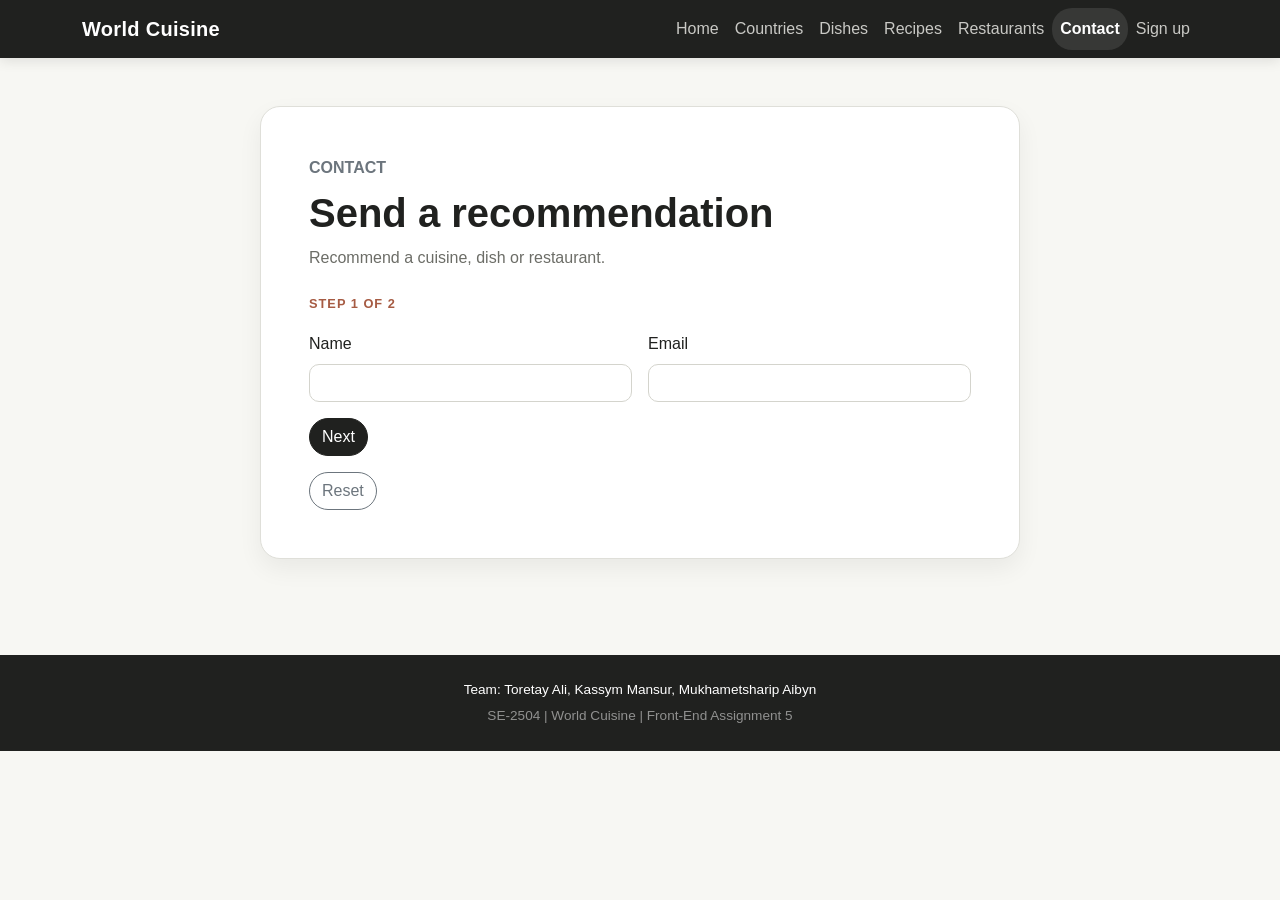
<file: contact.html>
<!DOCTYPE html>
<html lang="en">
<head>
    <meta charset="UTF-8">
    <meta name="viewport" content="width=device-width, initial-scale=1.0">
    <title>World Cuisine | Contact</title>
    <link href="https://cdn.jsdelivr.net/npm/bootstrap@5.3.3/dist/css/bootstrap.min.css" rel="stylesheet">
    <link rel="stylesheet" href="css/style.css">
</head>

<body>

<nav class="navbar navbar-expand-lg navbar-dark world-navbar sticky-top">
    <div class="container">
        <a class="navbar-brand" href="index.html">World Cuisine</a>

        <button class="navbar-toggler" type="button" data-bs-toggle="collapse"
            data-bs-target="#mainNavbar" aria-controls="mainNavbar"
            aria-expanded="false" aria-label="Toggle navigation">
            <span class="navbar-toggler-icon"></span>
        </button>

        <div class="collapse navbar-collapse" id="mainNavbar">
            <ul class="navbar-nav ms-auto">
                <li class="nav-item"><a class="nav-link" href="index.html">Home</a></li>
                <li class="nav-item"><a class="nav-link" href="countries.html">Countries</a></li>
                <li class="nav-item"><a class="nav-link" href="dishes.html">Dishes</a></li>
                <li class="nav-item"><a class="nav-link" href="recipes.html">Recipes</a></li>
                <li class="nav-item"><a class="nav-link" href="restaurants.html">Restaurants</a></li>
                <li class="nav-item"><a class="nav-link active" href="contact.html">Contact</a></li>
                <li class="nav-item"><a class="nav-link" href="register.html">Sign up</a></li>
            </ul>
        </div>
    </div>
</nav>


<main class="container py-5">

    <div class="row justify-content-center">
        <div class="col-lg-8 form-box p-4 p-md-5">

            <div class="mb-4">
                <p class="text-uppercase text-secondary fw-bold mb-2">Contact</p>
                <h1 class="fw-bold">Send a recommendation</h1>
                <p>Recommend a cuisine, dish or restaurant.</p>
            </div>

            <form class="row g-3" id="contactForm" novalidate>

                <div class="col-12">
                    <p class="step-indicator mb-0" id="stepIndicator">Step 1 of 2</p>
                </div>

                <!-- STEP 1 -->
                <div class="col-12 form-step active" data-step="1">
                    <div class="row g-3">

                        <div class="col-md-6">
                            <label for="name" class="form-label">Name</label>
                            <input type="text" class="form-control" id="name">
                        </div>

                        <div class="col-md-6">
                            <label for="email" class="form-label">Email</label>
                            <input type="email" class="form-control" id="email">
                        </div>

                        <div class="col-12">
                            <button type="button" class="btn btn-dark" id="nextBtn">Next</button>
                        </div>

                    </div>
                </div>

                <!-- STEP 2 -->
                <div class="col-12 form-step" data-step="2">
                    <div class="row g-3">

                        <div class="col-md-6">
                            <label for="cuisine" class="form-label">Cuisine</label>
                            <select class="form-select" id="cuisine">
                                <option selected>Choose...</option>
                                <option>Kazakh</option>
                                <option>Italian</option>
                                <option>Japanese</option>
                                <option>Mexican</option>
                                <option>Indian</option>
                                <option>Korean</option>
                            </select>
                        </div>

                        <div class="col-md-6">
                            <label for="dish" class="form-label">Dish</label>
                            <div class="input-group">
                                <span class="input-group-text">#</span>
                                <input type="text" class="form-control" id="dish" placeholder="Pizza">
                            </div>
                        </div>

                        <div class="col-12">
                            <label for="message" class="form-label">Recommendation</label>
                            <textarea class="form-control" id="message" rows="5"></textarea>
                        </div>

                        <div class="col-12">
                            <div class="form-check">
                                <input class="form-check-input" type="checkbox" id="confirm">
                                <label class="form-check-label" for="confirm">
                                    I confirm my recommendation.
                                </label>
                                <div class="invalid-feedback" id="confirmError"></div>
                            </div>
                        </div>

                        <div class="col-12">
                            <button type="button" class="btn btn-outline-dark" id="backBtn">Back</button>
                            <button type="submit" class="btn btn-dark">Submit</button>
                        </div>

                    </div>
                </div>

                <div class="col-12">
                    <button type="button" class="btn btn-outline-secondary" id="resetBtn">Reset</button>
                </div>

            </form>

        </div>
    </div>

</main>


<footer class="world-footer py-4 mt-5">
    <div class="container text-center">
        <p class="text-white mb-1">
            Team: Toretay Ali, Kassym Mansur, Mukhametsharip Aibyn
        </p>
        <p class="text-white-50 mb-0">
            SE-2504 | World Cuisine | Front-End Assignment 5
        </p>
    </div>
</footer>

<script src="https://cdn.jsdelivr.net/npm/bootstrap@5.3.3/dist/js/bootstrap.bundle.min.js"></script>
<script src="js/script.js"></script>

</body>
</html>
</file>
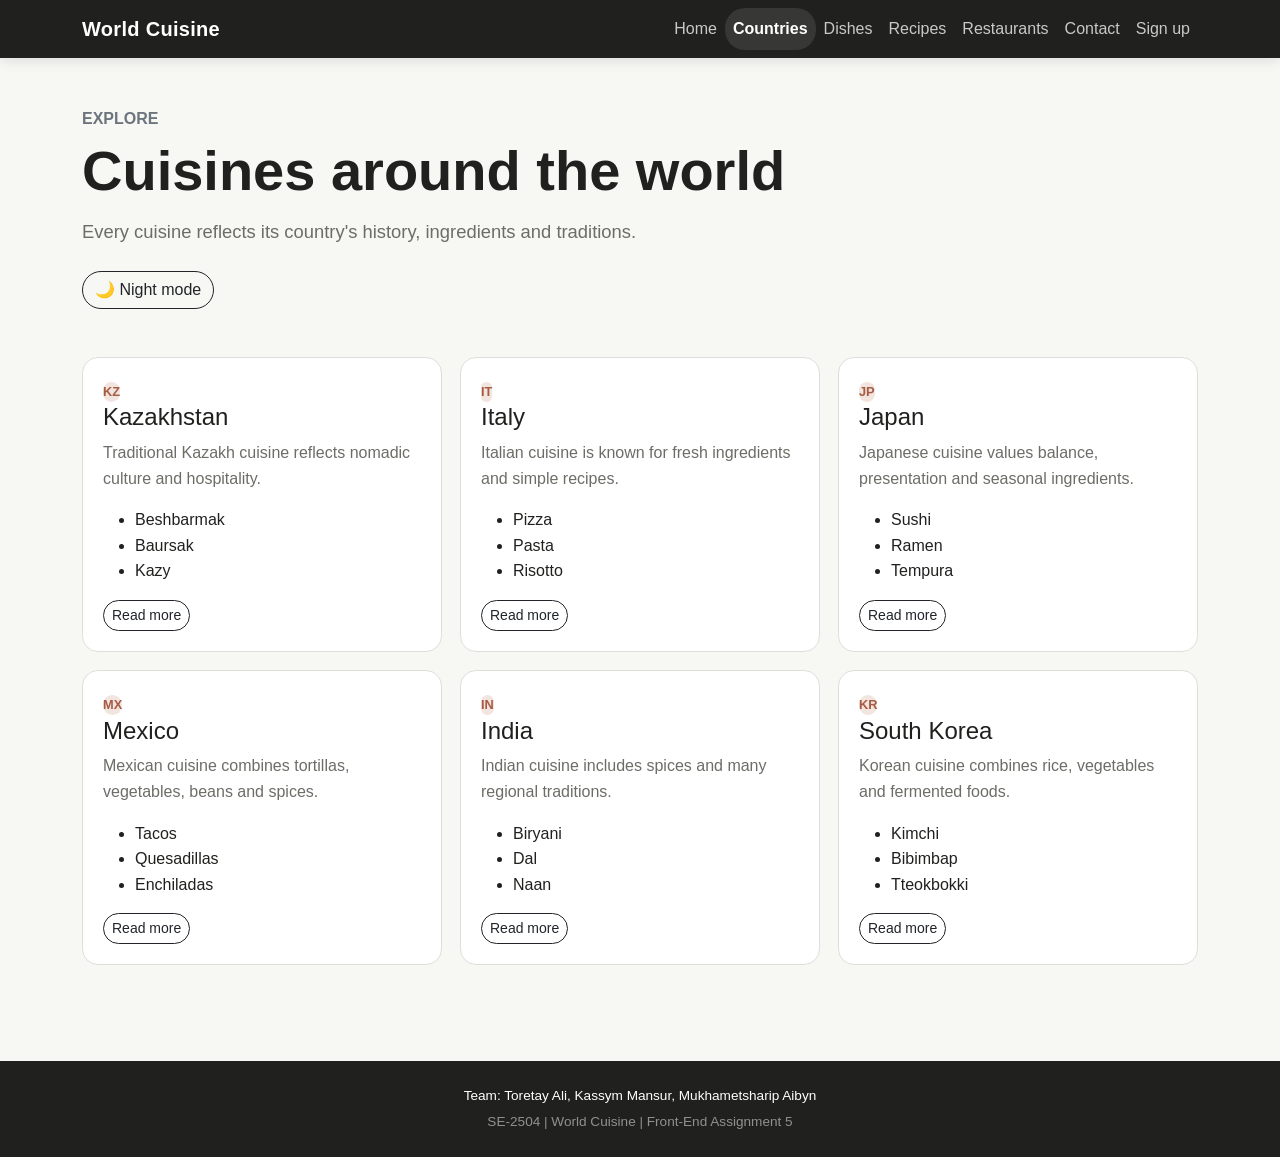
<file: countries.html>
<!DOCTYPE html>
<html lang="en">
<head>
    <meta charset="UTF-8">
    <meta name="viewport" content="width=device-width, initial-scale=1.0">
    <title>World Cuisine | Countries</title>
    <link href="https://cdn.jsdelivr.net/npm/bootstrap@5.3.3/dist/css/bootstrap.min.css" rel="stylesheet">
    <link rel="stylesheet" href="css/style.css">
</head>

<body>

<nav class="navbar navbar-expand-lg navbar-dark world-navbar sticky-top">
    <div class="container">
        <a class="navbar-brand" href="index.html">World Cuisine</a>

        <button class="navbar-toggler" type="button" data-bs-toggle="collapse"
            data-bs-target="#mainNavbar" aria-controls="mainNavbar"
            aria-expanded="false" aria-label="Toggle navigation">
            <span class="navbar-toggler-icon"></span>
        </button>

        <div class="collapse navbar-collapse" id="mainNavbar">
            <ul class="navbar-nav ms-auto">
                <li class="nav-item"><a class="nav-link" href="index.html">Home</a></li>
                <li class="nav-item"><a class="nav-link active" href="countries.html">Countries</a></li>
                <li class="nav-item"><a class="nav-link" href="dishes.html">Dishes</a></li>
                <li class="nav-item"><a class="nav-link" href="recipes.html">Recipes</a></li>
                <li class="nav-item"><a class="nav-link" href="restaurants.html">Restaurants</a></li>
                <li class="nav-item"><a class="nav-link" href="contact.html">Contact</a></li>
                <li class="nav-item"><a class="nav-link" href="register.html">Sign up</a></li>
            </ul>
        </div>
    </div>
</nav>


<main>

    <section class="container py-5">

        <p class="text-uppercase text-secondary fw-bold mb-2">Explore</p>

        <h1 class="responsive-title fw-bold mb-3">Cuisines around the world</h1>

        <p class="responsive-text">
            Every cuisine reflects its country's
            history, ingredients and traditions.
        </p>

        <button type="button" id="themeBtn" class="btn btn-outline-dark mt-2">🌙 Night mode</button>

    </section>


    <section class="container pb-5">

        <div class="mq-card-group">

            <article class="mq-card">
                <span class="country-code">KZ</span>
                <h2 class="h4">Kazakhstan</h2>
                <p>Traditional Kazakh cuisine reflects nomadic culture and hospitality.</p>
                <ul>
                    <li>Beshbarmak</li>
                    <li>Baursak</li>
                    <li>Kazy</li>
                </ul>
                <button type="button" class="btn btn-sm btn-outline-dark read-more-btn">Read more</button>
                <p class="more-text">Meat, dairy and bread are at the heart of Kazakh food. Beshbarmak is traditionally served to guests, and tea with baursak is part of every celebration.</p>
            </article>

            <article class="mq-card">
                <span class="country-code">IT</span>
                <h2 class="h4">Italy</h2>
                <p>Italian cuisine is known for fresh ingredients and simple recipes.</p>
                <ul>
                    <li>Pizza</li>
                    <li>Pasta</li>
                    <li>Risotto</li>
                </ul>
                <button type="button" class="btn btn-sm btn-outline-dark read-more-btn">Read more</button>
                <p class="more-text">Every region of Italy has its own specialties: pizza comes from Naples, while risotto is popular in the north. Italian cooks use a few fresh ingredients and cook them well.</p>
            </article>

            <article class="mq-card">
                <span class="country-code">JP</span>
                <h2 class="h4">Japan</h2>
                <p>Japanese cuisine values balance, presentation and seasonal ingredients.</p>
                <ul>
                    <li>Sushi</li>
                    <li>Ramen</li>
                    <li>Tempura</li>
                </ul>
                <button type="button" class="btn btn-sm btn-outline-dark read-more-btn">Read more</button>
                <p class="more-text">Rice and fish are the base of many Japanese dishes. Sushi, ramen and tempura show how simple ingredients and careful technique work together.</p>
            </article>

            <article class="mq-card">
                <span class="country-code">MX</span>
                <h2 class="h4">Mexico</h2>
                <p>Mexican cuisine combines tortillas, vegetables, beans and spices.</p>
                <ul>
                    <li>Tacos</li>
                    <li>Quesadillas</li>
                    <li>Enchiladas</li>
                </ul>
                <button type="button" class="btn btn-sm btn-outline-dark read-more-btn">Read more</button>
                <p class="more-text">Corn is the foundation of Mexican food. Tortillas, salsas and chili peppers appear in many dishes, and each region has its own flavours.</p>
            </article>

            <article class="mq-card">
                <span class="country-code">IN</span>
                <h2 class="h4">India</h2>
                <p>Indian cuisine includes spices and many regional traditions.</p>
                <ul>
                    <li>Biryani</li>
                    <li>Dal</li>
                    <li>Naan</li>
                </ul>
                <button type="button" class="btn btn-sm btn-outline-dark read-more-btn">Read more</button>
                <p class="more-text">Cooking changes from north to south: the north is known for naan and creamy curries, the south for rice and coconut. Spices like turmeric, cumin and cardamom are used everywhere.</p>
            </article>

            <article class="mq-card">
                <span class="country-code">KR</span>
                <h2 class="h4">South Korea</h2>
                <p>Korean cuisine combines rice, vegetables and fermented foods.</p>
                <ul>
                    <li>Kimchi</li>
                    <li>Bibimbap</li>
                    <li>Tteokbokki</li>
                </ul>
                <button type="button" class="btn btn-sm btn-outline-dark read-more-btn">Read more</button>
                <p class="more-text">A Korean meal usually comes with several small side dishes called banchan. Kimchi, made from fermented vegetables, is served almost every day.</p>
            </article>

        </div>

    </section>

</main>


<footer class="world-footer py-4 mt-5">
    <div class="container text-center">
        <p class="text-white mb-1">
            Team: Toretay Ali, Kassym Mansur, Mukhametsharip Aibyn
        </p>
        <p class="text-white-50 mb-0">
            SE-2504 | World Cuisine | Front-End Assignment 5
        </p>
    </div>
</footer>

<script src="https://cdn.jsdelivr.net/npm/bootstrap@5.3.3/dist/js/bootstrap.bundle.min.js"></script>
<script src="js/script.js"></script>

</body>
</html>
</file>
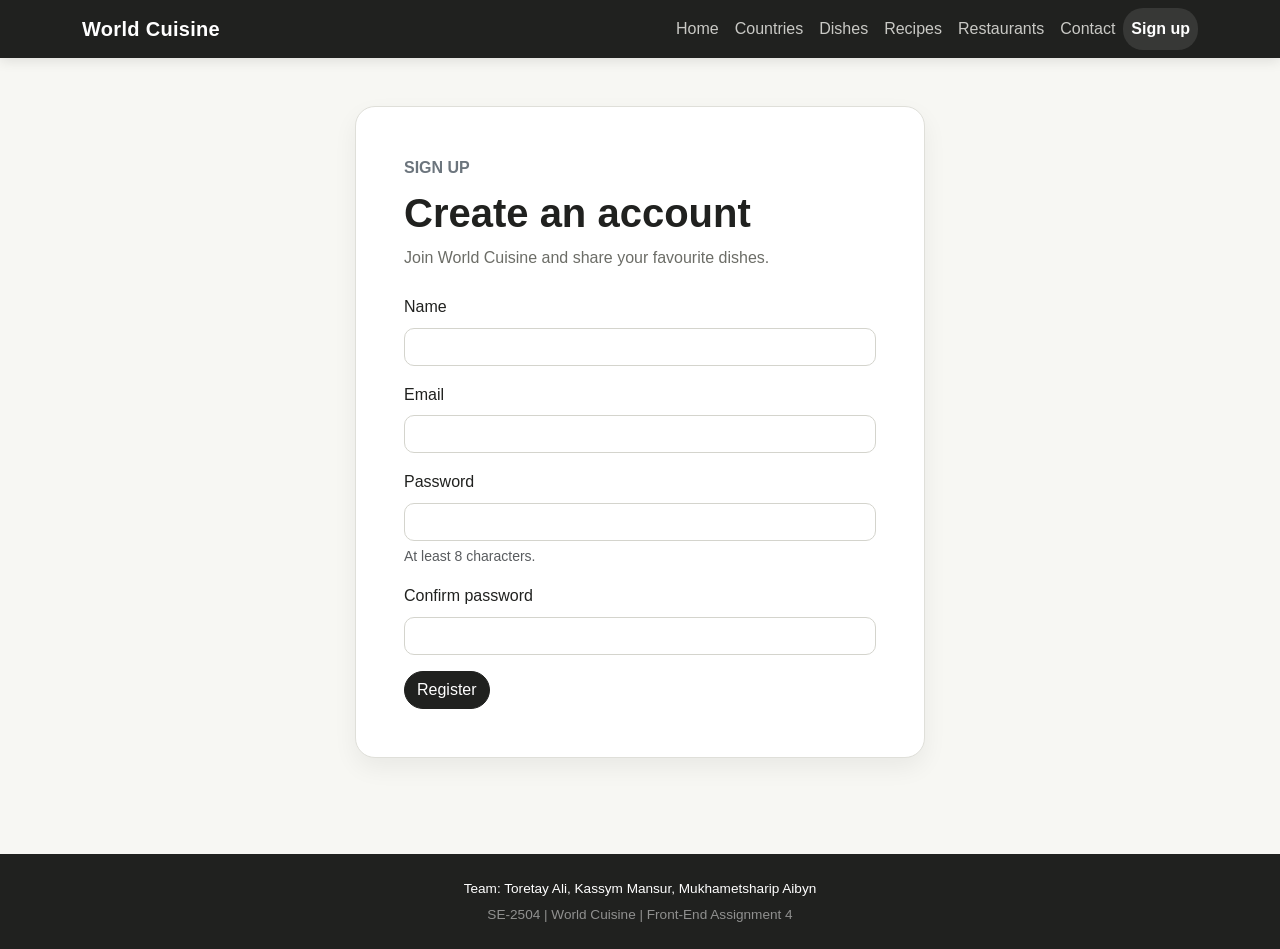
<file: register.html>
<!DOCTYPE html>
<html lang="en">
<head>
    <meta charset="UTF-8">
    <meta name="viewport" content="width=device-width, initial-scale=1.0">
    <title>World Cuisine | Sign up</title>
    <link href="https://cdn.jsdelivr.net/npm/bootstrap@5.3.3/dist/css/bootstrap.min.css" rel="stylesheet">
    <link rel="stylesheet" href="css/style.css">
</head>

<body>

<nav class="navbar navbar-expand-lg navbar-dark world-navbar sticky-top">
    <div class="container">
        <a class="navbar-brand" href="index.html">World Cuisine</a>

        <button class="navbar-toggler" type="button" data-bs-toggle="collapse"
            data-bs-target="#mainNavbar" aria-controls="mainNavbar"
            aria-expanded="false" aria-label="Toggle navigation">
            <span class="navbar-toggler-icon"></span>
        </button>

        <div class="collapse navbar-collapse" id="mainNavbar">
            <ul class="navbar-nav ms-auto">
                <li class="nav-item"><a class="nav-link" href="index.html">Home</a></li>
                <li class="nav-item"><a class="nav-link" href="countries.html">Countries</a></li>
                <li class="nav-item"><a class="nav-link" href="dishes.html">Dishes</a></li>
                <li class="nav-item"><a class="nav-link" href="recipes.html">Recipes</a></li>
                <li class="nav-item"><a class="nav-link" href="restaurants.html">Restaurants</a></li>
                <li class="nav-item"><a class="nav-link" href="contact.html">Contact</a></li>
                <li class="nav-item"><a class="nav-link active" href="register.html">Sign up</a></li>
            </ul>
        </div>
    </div>
</nav>

<main class="container py-5">

    <div class="row justify-content-center">
        <div class="col-lg-6 form-box p-4 p-md-5">

            <div class="mb-4">
                <p class="text-uppercase text-secondary fw-bold mb-2">Sign up</p>
                <h1 class="fw-bold">Create an account</h1>
                <p>Join World Cuisine and share your favourite dishes.</p>
            </div>

            <form id="registerForm" class="row g-3" novalidate>

                <div class="col-12">
                    <label for="regName" class="form-label">Name</label>
                    <input type="text" class="form-control" id="regName">
                </div>

                <div class="col-12">
                    <label for="regEmail" class="form-label">Email</label>
                    <input type="email" class="form-control" id="regEmail">
                </div>

                <div class="col-12">
                    <label for="regPassword" class="form-label">Password</label>
                    <input type="password" class="form-control" id="regPassword">
                    <div class="form-text">At least 8 characters.</div>
                </div>

                <div class="col-12">
                    <label for="regConfirm" class="form-label">Confirm password</label>
                    <input type="password" class="form-control" id="regConfirm">
                </div>

                <div class="col-12">
                    <button type="submit" class="btn btn-dark">Register</button>
                </div>

            </form>

        </div>
    </div>

</main>

<footer class="world-footer py-4 mt-5">
    <div class="container text-center">
        <p class="text-white mb-1">
            Team: Toretay Ali, Kassym Mansur, Mukhametsharip Aibyn
        </p>
        <p class="text-white-50 mb-0">
            SE-2504 | World Cuisine | Front-End Assignment 4
        </p>
    </div>
</footer>

<script src="https://cdn.jsdelivr.net/npm/bootstrap@5.3.3/dist/js/bootstrap.bundle.min.js"></script>
<script src="js/script.js"></script>

</body>
</html>
</file>
<file: css/style.css>
:root {
    --background: #f7f7f3;
    --surface: #ffffff;

    --text: #20211f;
    --muted: #6c6d67;

    --accent: #a65b43;
    --accent-light: #f2e4de;

    --border: #dfdfd9;

    --dark: #20211f;
}


/* =========================================
   BASE
   ========================================= */

* {
    box-sizing: border-box;
}


html {
    scroll-behavior: smooth;
}


body {
    margin: 0;

    background-color: var(--background);
    color: var(--text);

    font-family:
        Arial,
        Helvetica,
        sans-serif;

    line-height: 1.6;
}


img {
    display: block;
    max-width: 100%;
}


h1,
h2,
h3,
h4,
h5,
h6 {
    color: var(--text);
}


p {
    color: var(--muted);
}


a {
    transition:
        color 0.2s,
        background-color 0.2s;
}


/* =========================================
   NAVBAR
   ========================================= */

.world-navbar {
    background-color: var(--dark);

    box-shadow:
        0 3px 12px
        rgba(0, 0, 0, 0.10);
}


.navbar-brand {
    color: white !important;

    font-weight: 700;

    letter-spacing: 0.3px;
}


.nav-link {
    color: #c9c9c5 !important;

    border-radius: 20px;
}


.nav-link:hover {
    color: white !important;

    background-color:
        rgba(255, 255, 255, 0.08);
}


.nav-link.active {
    color: white !important;

    font-weight: 600;

    background-color:
        rgba(255, 255, 255, 0.10);
}


/* =========================================
   PAGE HERO
   ========================================= */

.page-hero {
    background-color: var(--background);
}


.page-hero h1 {
    font-size: 3rem;

    line-height: 1.1;
}


.hero-description {
    max-width: 650px;

    font-size: 1.05rem;
}


.eyebrow {
    color: var(--accent);

    font-size: 0.78rem;

    font-weight: 700;

    letter-spacing: 1.5px;

    text-transform: uppercase;
}


/* =========================================
   HOME HERO
   ========================================= */

.hero-title {
    font-size: 3.6rem;

    font-weight: 700;

    line-height: 1.05;
}


.hero-image {
    width: 100%;
    height: 360px;

    object-fit: cover;

    border-radius: 22px;

    box-shadow:
        0 18px 40px
        rgba(0, 0, 0, 0.10);
}


/* =========================================
   BUTTONS
   ========================================= */

.btn {
    border-radius: 22px;

    font-weight: 500;

    transition:
        transform 0.2s,
        box-shadow 0.2s;
}


.btn:hover {
    transform: translateY(-2px);
}


.btn-dark {
    background-color: var(--dark);

    border-color: var(--dark);
}


.btn-dark:hover {
    background-color: var(--accent);

    border-color: var(--accent);
}


/* =========================================
   BOOTSTRAP CARDS
   ========================================= */

.card {
    overflow: hidden;

    background-color: white;

    border: 1px solid var(--border);

    border-radius: 16px;

    transition:
        transform 0.2s,
        box-shadow 0.2s;
}


.card:hover {
    transform: translateY(-4px);

    box-shadow:
        0 12px 25px
        rgba(0, 0, 0, 0.08);
}


.card-img-top {
    width: 100%;
    height: 180px;

    object-fit: cover;
}


/* =========================================
   RESPONSIVE TYPOGRAPHY
   COUNTRIES PAGE
   ========================================= */

.responsive-title {
    font-size: 2rem;

    line-height: 1.1;
}


.responsive-text {
    max-width: 700px;

    font-size: 0.95rem;
}


/* =========================================
   MEDIA QUERY COUNTRY CARDS
   ========================================= */

.mq-card-group {
    display: grid;

    grid-template-columns: 1fr;

    gap: 18px;
}


.mq-card {
    background-color: white;

    border: 1px solid var(--border);

    border-radius: 16px;

    transition:
        transform 0.2s,
        box-shadow 0.2s;
}


.mq-card:hover {
    transform: translateY(-4px);

    box-shadow:
        0 10px 22px
        rgba(0, 0, 0, 0.07);
}


.country-code {
    display: inline-block;

    background-color: var(--accent-light);

    color: var(--accent);

    border-radius: 20px;

    font-size: 0.8rem;

    font-weight: 700;
}


/* =========================================
   IMAGE GALLERY
   ========================================= */

.gallery {
    display: grid;

    grid-template-columns:
        repeat(3, 1fr);

    gap: 18px;
}


.gallery-item {
    position: relative;

    margin: 0;

    overflow: hidden;

    background-color: white;

    border: 1px solid var(--border);

    border-radius: 16px;

    box-shadow:
        0 6px 18px
        rgba(0, 0, 0, 0.05);
}


.gallery-item img {
    width: 100%;
    height: 230px;

    object-fit: cover;

    transition:
        transform 0.3s,
        filter 0.3s;
}


.gallery-item figcaption {
    position: absolute;

    left: 12px;
    right: 12px;
    bottom: 12px;

    display: flex;

    flex-direction: column;

    padding: 10px 12px;

    color: white;

    background-color:
        rgba(20, 20, 20, 0.78);

    border-radius: 9px;

    opacity: 0;

    transform:
        translateY(8px);

    transition:
        opacity 0.25s,
        transform 0.25s;
}


.gallery-item figcaption strong {
    color: white;

    font-size: 0.95rem;
}


.gallery-item figcaption span {
    color: #deded8;

    font-size: 0.8rem;
}


.gallery-item:hover img {
    transform: scale(1.05);

    filter: brightness(0.85);
}


.gallery-item:hover figcaption {
    opacity: 1;

    transform:
        translateY(0);
}


/* =========================================
   BOOTSTRAP CAROUSEL
   ========================================= */

.carousel-section {
    background-color: #eeeeea;
}


#foodCarousel {
    max-width: 900px;

    margin-left: auto;
    margin-right: auto;

    overflow: hidden;

    border-radius: 20px;

    box-shadow:
        0 15px 35px
        rgba(0, 0, 0, 0.12);
}


/* SAME SIZE FOR ALL IMAGES */

.carousel-food-image {
    width: 100%;
    height: 500px;

    object-fit: cover;
}


/* =========================================
   CAROUSEL CONTROLS
   ========================================= */

#foodCarousel .carousel-control-prev,
#foodCarousel .carousel-control-next {
    width: 12%;
}


#foodCarousel .carousel-control-prev-icon,
#foodCarousel .carousel-control-next-icon {
    width: 44px;
    height: 44px;

    background-color:
        rgba(0, 0, 0, 0.68);

    background-size: 55%;

    border-radius: 50%;
}


/* =========================================
   CAROUSEL INDICATORS
   ========================================= */

#foodCarousel .carousel-indicators {
    margin-bottom: 18px;
}


#foodCarousel .carousel-indicators button {
    width: 10px;
    height: 10px;

    margin-left: 5px;
    margin-right: 5px;

    border: 0;

    border-radius: 50%;

    background-color: white;

    opacity: 0.6;
}


#foodCarousel .carousel-indicators .active {
    opacity: 1;
}


/* =========================================
   RECIPES
   ========================================= */

.recipe-box {
    background-color: white;

    border: 1px solid var(--border);

    border-radius: 18px;

    transition:
        transform 0.2s,
        box-shadow 0.2s;
}


.recipe-box:hover {
    transform: translateY(-2px);

    box-shadow:
        0 8px 20px
        rgba(0, 0, 0, 0.05);
}


.recipe-image {
    width: 100%;
    height: 260px;

    object-fit: cover;

    border-radius: 14px;
}


/* =========================================
   RESTAURANTS
   ========================================= */

.restaurant-card .card-img-top {
    height: 180px;
}


.restaurant-card .badge {
    background-color:
        var(--accent) !important;
}


/* =========================================
   CONTACT FORM
   ========================================= */

.form-box {
    background-color: white;

    border: 1px solid var(--border);

    border-radius: 20px;

    box-shadow:
        0 10px 25px
        rgba(0, 0, 0, 0.06);
}


.form-control,
.form-select,
.input-group-text {
    border-color: #d4d4cd;

    border-radius: 10px;
}


.form-control:focus,
.form-select:focus {
    border-color: var(--accent);

    box-shadow:
        0 0 0 0.2rem
        rgba(166, 91, 67, 0.12);
}


/* =========================================
   FOOTER
   ========================================= */

.world-footer {
    background-color: var(--dark);
}


.world-footer p {
    font-size: 0.85rem;
}


/* =========================================
   TABLET
   ========================================= */

@media (min-width: 768px) {

    .responsive-title {
        font-size: 2.8rem;
    }


    .responsive-text {
        font-size: 1.05rem;
    }


    .mq-card-group {
        grid-template-columns:
            repeat(2, 1fr);
    }

}


/* =========================================
   DESKTOP
   ========================================= */

@media (min-width: 992px) {

    .responsive-title {
        font-size: 3.5rem;
    }


    .responsive-text {
        font-size: 1.15rem;
    }


    .mq-card-group {
        grid-template-columns:
            repeat(3, 1fr);
    }

}


/* =========================================
   TABLET AND SMALLER
   ========================================= */

@media (max-width: 991px) {

    .carousel-food-image {
        height: 420px;
    }

}


/* =========================================
   SMALL TABLET
   ========================================= */

@media (max-width: 767px) {

    .page-hero h1 {
        font-size: 2.4rem;
    }


    .hero-title {
        font-size: 2.5rem;
    }


    .hero-image {
        height: 250px;
    }


    .gallery {
        grid-template-columns:
            repeat(2, 1fr);
    }


    .gallery-item img {
        height: 200px;
    }


    .recipe-image {
        height: 220px;
    }


    .carousel-food-image {
        height: 350px;
    }

}


/* =========================================
   MOBILE
   ========================================= */

@media (max-width: 576px) {

    .page-hero h1 {
        font-size: 2.1rem;
    }


    /* GALLERY */

    .gallery {
        grid-template-columns: 1fr;
    }


    .gallery-item img {
        height: 230px;
    }


    /*
    Mobile devices do not have normal hover,
    so captions stay visible.
    */

    .gallery-item figcaption {
        opacity: 1;

        transform:
            translateY(0);
    }


    /* CAROUSEL */

    #foodCarousel {
        border-radius: 14px;
    }


    .carousel-food-image {
        height: 280px;
    }


    #foodCarousel .carousel-control-prev-icon,
    #foodCarousel .carousel-control-next-icon {
        width: 34px;
        height: 34px;
    }


    #foodCarousel .carousel-indicators button {
        width: 8px;
        height: 8px;

        margin-left: 3px;
        margin-right: 3px;
    }

}
/* ===== ASSIGNMENT 4 ===== */

body { transition: background-color 0.5s ease; }

.datetime-box {
    display: inline-block;
    padding: 12px 18px;
    background-color: white;
    border: 1px solid var(--border);
    border-radius: 14px;
}
.datetime-label {
    color: var(--muted);
    font-size: 0.75rem;
    font-weight: 700;
    letter-spacing: 1px;
    text-transform: uppercase;
}
.datetime-value { color: var(--text); font-size: 1.1rem; font-weight: 600; }

/* accordion */
.faq { max-width: 800px; }
.faq-item {
    margin-bottom: 12px;
    overflow: hidden;
    background-color: white;
    border: 1px solid var(--border);
    border-radius: 14px;
}
.faq-question {
    display: flex;
    justify-content: space-between;
    align-items: center;
    width: 100%;
    padding: 16px 20px;
    color: var(--text);
    font-size: 1rem;
    font-weight: 600;
    text-align: left;
    background: none;
    border: 0;
    cursor: pointer;
}
.faq-question:hover { background-color: var(--accent-light); }
.faq-icon { color: var(--accent); font-size: 1.4rem; transition: transform 0.3s; }
.faq-item.open .faq-icon { transform: rotate(45deg); }
.faq-answer { max-height: 0; overflow: hidden; transition: max-height 0.35s ease; }
.faq-answer p { margin: 0; padding: 0 20px 16px; }

/* popup */
.popup-overlay {
    position: fixed;
    top: 0; left: 0; right: 0; bottom: 0;
    z-index: 2000;
    display: none;
    align-items: center;
    justify-content: center;
    padding: 16px;
    background-color: rgba(0, 0, 0, 0.55);
}
.popup-overlay.show { display: flex; }
.popup-window {
    position: relative;
    width: 100%;
    max-width: 420px;
    padding: 28px;
    background-color: white;
    border-radius: 18px;
    box-shadow: 0 20px 50px rgba(0, 0, 0, 0.25);
}
.popup-close {
    position: absolute;
    top: 10px; right: 14px;
    color: var(--muted);
    font-size: 1.8rem;
    line-height: 1;
    background: none;
    border: 0;
    cursor: pointer;
}
.popup-close:hover { color: var(--accent); }
/* ===== ASSIGNMENT 5 ===== */

/* animations */
@keyframes pop {
    0%   { transform: scale(1); }
    50%  { transform: scale(1.05) translateY(-4px); }
    100% { transform: scale(1); }
}
@keyframes fadeIn {
    from { opacity: 0; transform: translateY(8px); }
    to   { opacity: 1; transform: translateY(0); }
}
.pop     { animation: pop 0.4s ease; }
.fade-in { animation: fadeIn 0.4s ease; }

/* keyboard focus on menu */
.world-navbar .nav-link:focus-visible {
    outline: 2px solid #ffffff;
    outline-offset: 2px;
}

/* Read more (Countries) */
.mq-card { padding: 20px; }
.more-text { display: none; margin-top: 12px; }

/* dish rating (Dishes) */
.gallery-item .rating {
    position: absolute;
    top: 10px;
    left: 10px;
    z-index: 2;
    display: flex;
    align-items: center;
    gap: 2px;
    padding: 4px 10px;
    background-color: rgba(20, 20, 20, 0.75);
    border-radius: 20px;
}
.star {
    color: #bbbbbb;
    font-size: 1.2rem;
    cursor: pointer;
    transition: color 0.2s, transform 0.2s;
}
.star:hover  { transform: scale(1.25); }
.star.active { color: #f5b301; }
.rating-value {
    margin-left: 6px;
    color: #ffffff;
    font-size: 0.8rem;
}

/* recipe filter (Recipes) */
.filter-bar { display: flex; flex-wrap: wrap; gap: 8px; }
.filter-btn.active {
    background-color: var(--dark);
    border-color: var(--dark);
    color: #ffffff;
}

/* restaurants */
.restaurant-rating { color: #f5b301; font-weight: 600; }

/* multi-step form (Contact) */
.form-step { display: none; }
.form-step.active { display: block; }
.step-indicator {
    color: var(--accent);
    font-size: 0.8rem;
    font-weight: 700;
    letter-spacing: 1px;
    text-transform: uppercase;
}

/* NIGHT THEME */
body.night {
    --background: #15161a;
    --text: #ececea;
    --muted: #a8a9a3;
    --border: #34363c;
    --accent-light: #3a2a24;
}
body.night .card,
body.night .mq-card,
body.night .recipe-box,
body.night .form-box,
body.night .datetime-box,
body.night .faq-item,
body.night .popup-window,
body.night .gallery-item {
    background-color: #202228;
}
body.night .carousel-section { background-color: #1b1c20; }
body.night .form-control,
body.night .form-select,
body.night .input-group-text {
    background-color: #2a2c33;
    color: #ececea;
    border-color: #3c3f47;
}
body.night .text-secondary { color: #a8a9a3 !important; }
body.night .btn-outline-dark { color: #ececea; border-color: #ececea; }
body.night .btn-outline-dark:hover { background-color: #ececea; color: #15161a; }
body.night .btn-dark,
body.night .filter-btn.active {
    background-color: var(--accent);
    border-color: var(--accent);
    color: #ffffff;
}
</file>
